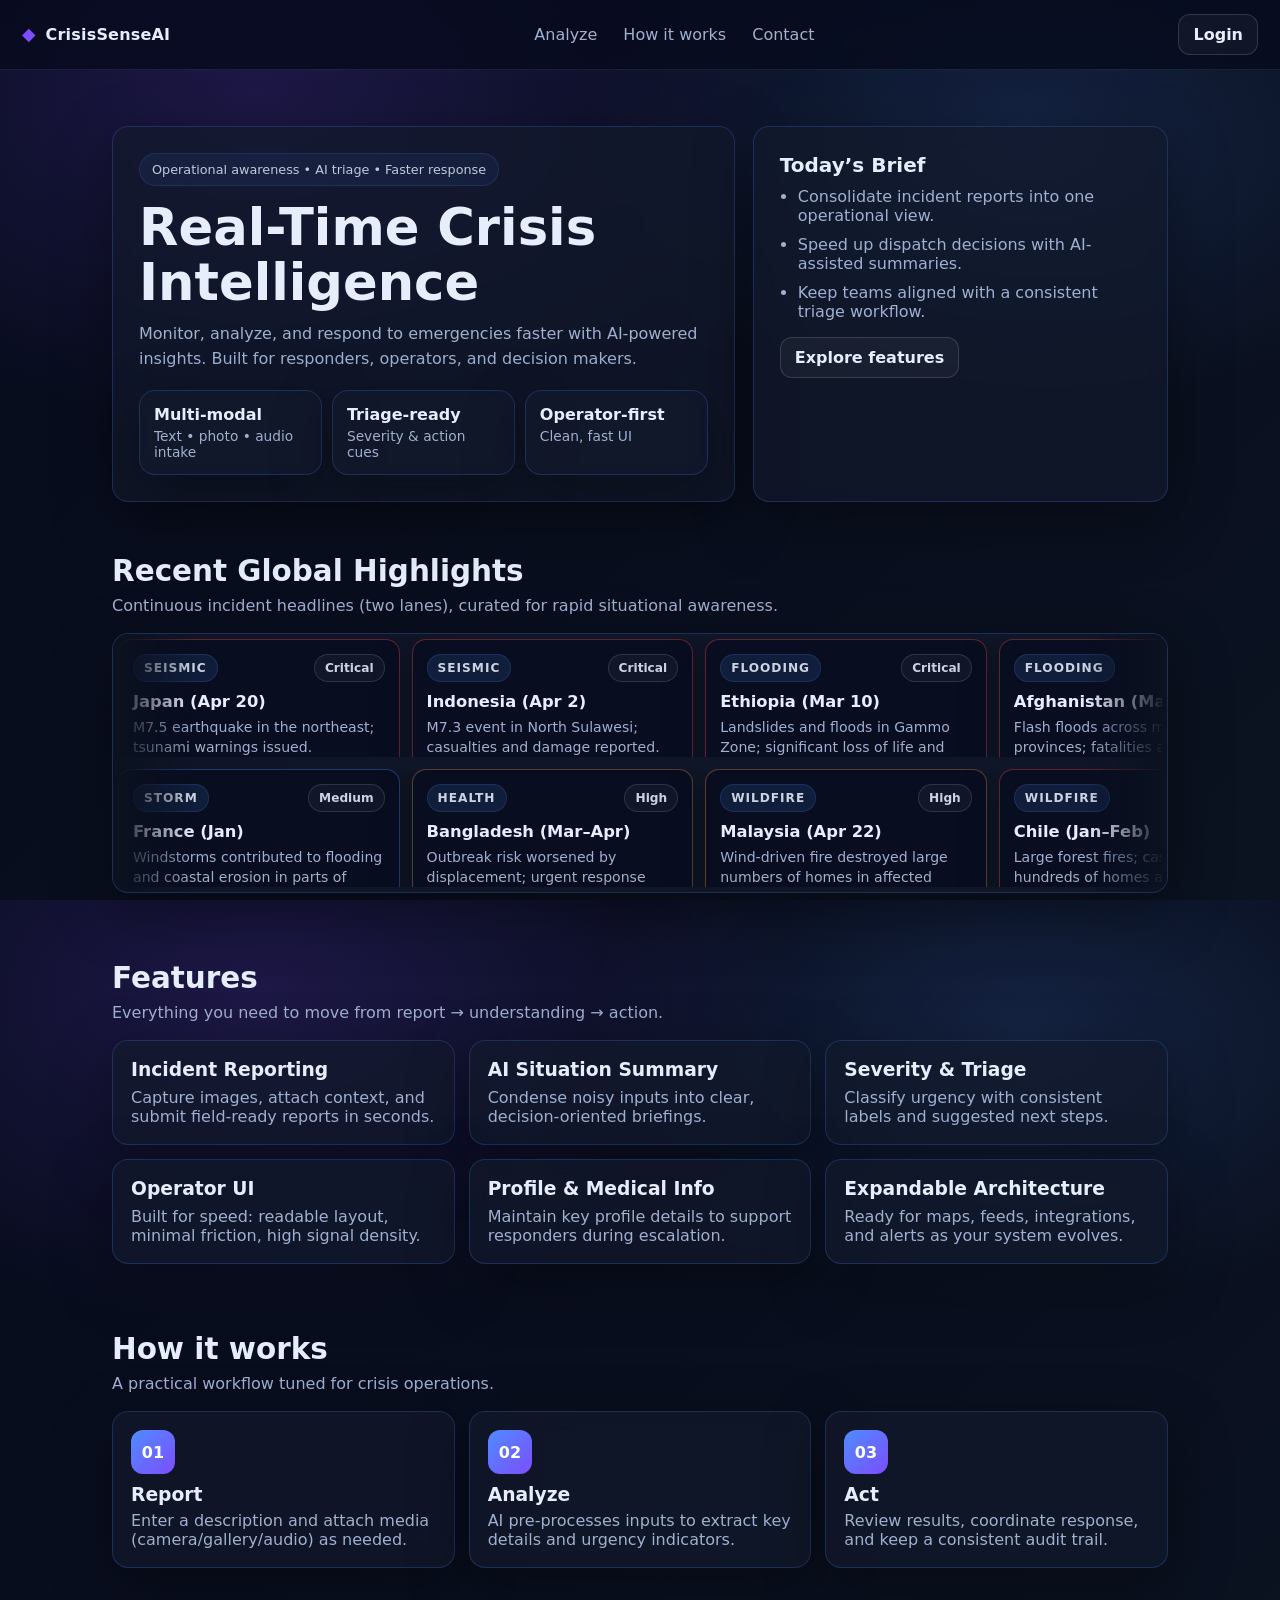
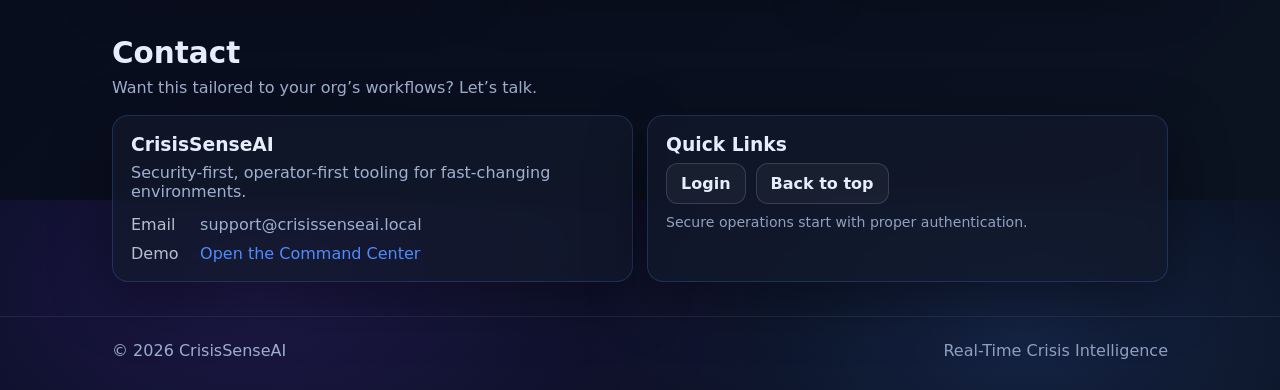
<file: FRONTEND/index.html>
<!DOCTYPE html>
<html lang="en">

<head>
  <meta charset="UTF-8" />
  <meta name="viewport" content="width=device-width, initial-scale=1.0" />
  <title>CrisisSenseAI | Homepage</title>
  <link rel="stylesheet" href="index.css" />
</head>

<body id="top">
  <header class="site-header">
    <div class="brand">
      <span class="brand-mark">◆</span>
      <strong class="brand-name">CrisisSenseAI</strong>
    </div>

    <nav class="site-nav">
      <a href="auth.html?mode=guest">Analyze</a>
      <a href="#how">How it works</a>
      <a href="#contact">Contact</a>
    </nav>

    <div class="site-actions">
      <a class="btn btn-ghost" href="dashboard.html">Login</a>
    </div>
  </header>

  <main>
    <section class="hero">
      <div class="container">
        <div class="hero-grid">
          <div class="hero-copy glass">
            <p class="pill">Operational awareness • AI triage • Faster response</p>
            <h1>Real-Time Crisis Intelligence</h1>
            <p class="lead">
              Monitor, analyze, and respond to emergencies faster with AI-powered insights.
              Built for responders, operators, and decision makers.
            </p>

            <div class="metrics">
              <div class="metric glass">
                <div class="k">Multi-modal</div>
                <div class="t">Text • photo • audio intake</div>
              </div>
              <div class="metric glass">
                <div class="k">Triage-ready</div>
                <div class="t">Severity & action cues</div>
              </div>
              <div class="metric glass">
                <div class="k">Operator-first</div>
                <div class="t">Clean, fast UI</div>
              </div>
            </div>
          </div>

          <aside class="hero-panel glass">
            <h2 class="panel-title">Today’s Brief</h2>
            <ul class="panel-list">
              <li>Consolidate incident reports into one operational view.</li>
              <li>Speed up dispatch decisions with AI-assisted summaries.</li>
              <li>Keep teams aligned with a consistent triage workflow.</li>
            </ul>
            <div class="panel-actions">
              <a class="btn btn-ghost" href="#features">Explore features</a>
            </div>
          </aside>
        </div>
      </div>
    </section>

    <section class="section">
      <div class="container">
        <div class="section-head">
          <h2>Recent Global Highlights</h2>
          <p class="section-sub">Continuous incident headlines (two lanes), curated for rapid situational awareness.</p>
        </div>

        <div class="marquee glass" aria-label="Recent global incident headlines">
          <div class="lanes">
            <div class="lane lane-rtl">
              <div class="track animate dir-rtl" id="cap-track-rtl"></div>
            </div>
            <div class="lane lane-ltr">
              <div class="track animate dir-ltr" id="cap-track-ltr"></div>
            </div>
          </div>
        </div>
      </div>
    </section>

    <section class="section" id="features">
      <div class="container">
        <div class="section-head">
          <h2>Features</h2>
          <p class="section-sub">Everything you need to move from report → understanding → action.</p>
        </div>

        <div class="features-grid">
          <article class="feature-card glass">
            <h3 class="feature-title">Incident Reporting</h3>
            <p class="feature-text">Capture images, attach context, and submit field-ready reports in seconds.</p>
          </article>
          <article class="feature-card glass">
            <h3 class="feature-title">AI Situation Summary</h3>
            <p class="feature-text">Condense noisy inputs into clear, decision-oriented briefings.</p>
          </article>
          <article class="feature-card glass">
            <h3 class="feature-title">Severity & Triage</h3>
            <p class="feature-text">Classify urgency with consistent labels and suggested next steps.</p>
          </article>
          <article class="feature-card glass">
            <h3 class="feature-title">Operator UI</h3>
            <p class="feature-text">Built for speed: readable layout, minimal friction, high signal density.</p>
          </article>
          <article class="feature-card glass">
            <h3 class="feature-title">Profile & Medical Info</h3>
            <p class="feature-text">Maintain key profile details to support responders during escalation.</p>
          </article>
          <article class="feature-card glass">
            <h3 class="feature-title">Expandable Architecture</h3>
            <p class="feature-text">Ready for maps, feeds, integrations, and alerts as your system evolves.</p>
          </article>
        </div>
      </div>
    </section>

    <section class="section" id="how">
      <div class="container">
        <div class="section-head">
          <h2>How it works</h2>
          <p class="section-sub">A practical workflow tuned for crisis operations.</p>
        </div>

        <div class="steps">
          <div class="step glass">
            <div class="step-num">01</div>
            <h3 class="step-title">Report</h3>
            <p class="step-text">Enter a description and attach media (camera/gallery/audio) as needed.</p>
          </div>
          <div class="step glass">
            <div class="step-num">02</div>
            <h3 class="step-title">Analyze</h3>
            <p class="step-text">AI pre-processes inputs to extract key details and urgency indicators.</p>
          </div>
          <div class="step glass">
            <div class="step-num">03</div>
            <h3 class="step-title">Act</h3>
            <p class="step-text">Review results, coordinate response, and keep a consistent audit trail.</p>
          </div>
        </div>
      </div>
    </section>

    <section class="section" id="contact">
      <div class="container">
        <div class="section-head">
          <h2>Contact</h2>
          <p class="section-sub">Want this tailored to your org’s workflows? Let’s talk.</p>
        </div>

        <div class="contact-grid">
          <div class="contact-card glass">
            <h3 class="contact-title">CrisisSenseAI</h3>
            <p class="contact-text">Security-first, operator-first tooling for fast-changing environments.</p>
            <div class="contact-meta">
              <div><span class="label">Email</span> <span class="value">support@crisissenseai.local</span></div>
              <div><span class="label">Demo</span> <span class="value"><a href="dashboard.html">Open the Command
                    Center</a></span></div>
            </div>
          </div>

          <div class="contact-card glass">
            <h3 class="contact-title">Quick Links</h3>
            <div class="quick-links">
              <a class="btn btn-ghost" href="dashboard.html">Login</a>
              <a class="btn btn-ghost" href="#top"
                onclick="window.scrollTo({top: 0, behavior: 'smooth'}); return false;">Back to top</a>
            </div>
            <p class="contact-footnote">Secure operations start with proper authentication.</p>
          </div>
        </div>
      </div>
    </section>
  </main>

  <footer class="site-footer">
    <div class="container footer-inner">
      <span>© 2026 CrisisSenseAI</span>
      <span class="footer-muted">Real-Time Crisis Intelligence</span>
    </div>
  </footer>

  <script>
    const incidents = [
      { location: 'Japan (Apr 20)', category: 'Seismic', severity: 5, text: 'M7.5 earthquake in the northeast; tsunami warnings issued.' },
      { location: 'Indonesia (Apr 2)', category: 'Seismic', severity: 5, text: 'M7.3 event in North Sulawesi; casualties and damage reported.' },
      { location: 'Ethiopia (Mar 10)', category: 'Flooding', severity: 5, text: 'Landslides and floods in Gammo Zone; significant loss of life and homes.' },
      { location: 'Afghanistan (Mar–Apr)', category: 'Flooding', severity: 5, text: 'Flash floods across multiple provinces; fatalities and widespread impact.' },
      { location: 'Solomon Islands (Apr 6)', category: 'Storm', severity: 5, text: 'Tropical Cyclone conditions; high winds and coastal risk.' },
      { location: 'USA (Mar 17–26)', category: 'Storm', severity: 5, text: 'Tornado outbreak across the South; neighborhood destruction reported.' },
      { location: 'Chile (Jan–Feb)', category: 'Wildfire', severity: 5, text: 'Large forest fires; casualties and hundreds of homes affected.' },
      { location: 'Malaysia (Apr 22)', category: 'Wildfire', severity: 4, text: 'Wind-driven fire destroyed large numbers of homes in affected areas.' },
      { location: 'Bangladesh (Mar–Apr)', category: 'Health', severity: 4, text: 'Outbreak risk worsened by displacement; urgent response needed.' },
      { location: 'France (Jan)', category: 'Storm', severity: 3, text: 'Windstorms contributed to flooding and coastal erosion in parts of Europe.' }
    ];

    function severityLabel(severity) {
      if (severity >= 5) return 'Critical';
      if (severity === 4) return 'High';
      if (severity === 3) return 'Medium';
      return 'Low';
    }

    function severityClass(severity) {
      if (severity >= 5) return 'critical';
      if (severity === 4) return 'high';
      if (severity === 3) return 'medium';
      return 'low';
    }

    function slideMarkup(item) {
      const sevLabel = severityLabel(item.severity);
      const sevClass = severityClass(item.severity);

      return `\n        <article class="slide severity-${sevClass}">\n          <div class="slide-top">\n            <div class="badge">${item.category}</div>\n            <div class="sev">${sevLabel}</div>\n          </div>\n          <h3>${item.location}</h3>\n          <p>${item.text}</p>\n        </article>\n      `;
    }

    function renderMarquee(trackId, items) {
      const el = document.getElementById(trackId);
      if (!el) return;
      const once = items.map(slideMarkup).join('');
      el.innerHTML = once + once;
    }

    (function initMarquee() {
      const reduceMotion = window.matchMedia && window.matchMedia('(prefers-reduced-motion: reduce)').matches;
      if (reduceMotion) {
        document.querySelectorAll('.track.animate').forEach(t => t.classList.remove('animate'));
      }

      renderMarquee('cap-track-rtl', incidents);
      renderMarquee('cap-track-ltr', [...incidents].reverse());
    })();
  </script>
</body>

</html>
</file>
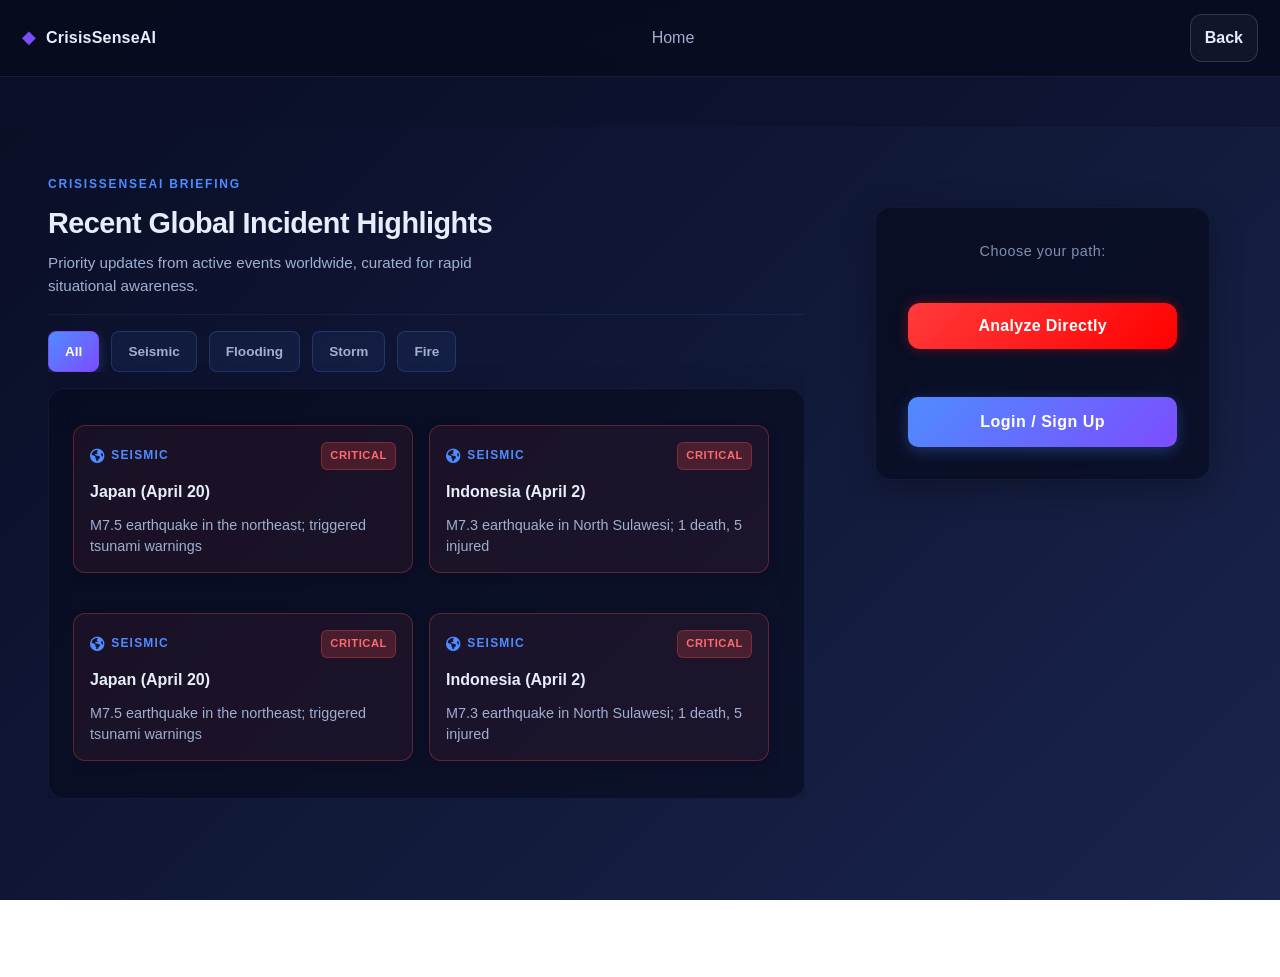
<file: FRONTEND/dashboard.html>
<!DOCTYPE html>
<html lang="en">

<head>
   <meta charset="UTF-8" />
   <meta name="viewport" content="width=device-width, initial-scale=1.0" />
   <title>CrisisSenseAI | Authentication</title>
   <link rel="stylesheet" href="https://cdnjs.cloudflare.com/ajax/libs/font-awesome/6.4.0/css/all.min.css" />
   <link rel="stylesheet" href="index.css" />
   <link rel="stylesheet" href="dashboard.css" />
   <script src="api.js"></script>
</head>

<body>

   <div class="incident-carousel">
      <div class="carousel-track" id="carousel-track"></div>
   </div>

   <header class="site-header">
      <div class="brand">
         <span class="brand-mark">◆</span>
         <strong class="brand-name">CrisisSenseAI</strong>
      </div>
      <nav class="site-nav">
         <a href="index.html">Home</a>
      </nav>
      <div class="site-actions">
         <a class="btn btn-ghost" href="index.html">Back</a>
      </div>
   </header>

   <main class="auth-container">
      <section class="news-panel">
         <div class="news-header">
            <p class="news-kicker">CrisisSenseAI Briefing</p>
            <h2>Recent Global Incident Highlights</h2>
            <p class="news-intro">Priority updates from active events worldwide, curated for rapid situational
               awareness.</p>
         </div>
         <div class="filter-tabs">
            <button class="filter-btn active" data-filter="all">All</button>
            <button class="filter-btn" data-filter="Seismic">Seismic</button>
            <button class="filter-btn" data-filter="Flooding">Flooding</button>
            <button class="filter-btn" data-filter="Storm">Storm</button>
            <button class="filter-btn" data-filter="Wildfire">Fire</button>
         </div>
         <div class="news-carousel" aria-label="CrisisSenseAI headline ticker">
            <div class="news-lane lane-rtl">
               <div class="news-track animate dir-rtl" id="news-track-rtl"></div>
            </div>
            <div class="news-lane lane-ltr">
               <div class="news-track animate dir-ltr" id="news-track-ltr"></div>
            </div>
         </div>
      </section>

      <section class="container">
         <input type="checkbox" id="signup_toggle" />
         <div class="form">
            <form class="form_front" id="loginFormAuth">
               <p class="form-section-heading">Choose your path:</p>
               <div class="analyze-wrapper">
                  <button type="button" class="analyze-btn" id="analyzeDirectBtn"
                     onclick="window.location.href='auth.html'">Analyze Directly</button>
               </div>
               <button type="button" class="btn" id="loginSignupRedirectBtn">Login / Sign Up</button>
            </form>

            <form class="form_back" id="signupFormAuth">
               <div class="form_details">Sign Up</div>
               <input type="text" id="signupNameAuth" class="input" placeholder="Full Name" required />
               <input type="email" id="signupEmailAuth" class="input" placeholder="Email Address" required />
               <input type="password" id="signupPasswordAuth" class="input" placeholder="Password" required />
               <input type="password" id="signupConfirmPasswordAuth" class="input" placeholder="Confirm Password"
                  required />
               <button type="submit" class="btn">Create Account</button>
               <span class="switch">Already have an account?
                  <label for="signup_toggle" class="signup_tog">Login</label>
               </span>
            </form>
         </div>
      </section>
   </main>

   <script>
      const incidents = [
         { location: "Japan (April 20)", description: "M7.5 earthquake in the northeast; triggered tsunami warnings", dangerous: true, category: "Seismic", severity: 5 },
         { location: "Indonesia (April 2)", description: "M7.3 earthquake in North Sulawesi; 1 death, 5 injured", dangerous: true, category: "Seismic", severity: 5 },
         { location: "Ethiopia (March 10)", description: "Landslides and floods in Gammo Zone; 96 lives lost, 780 households destroyed", dangerous: true, category: "Flooding", severity: 5 },
         { location: "Afghanistan (March 25–April)", description: "Flash floods across 13 provinces; 28 deaths, thousands of livestock lost", dangerous: true, category: "Flooding", severity: 5 },
         { location: "Solomon Islands (April 6)", description: "Tropical Cyclone Maila; Category 3, winds up to 185 km/h", dangerous: true, category: "Storm", severity: 5 },
         { location: "USA (March 17–26)", description: "Tornado outbreak across the South; multiple fatalities and neighborhood destruction", dangerous: true, category: "Storm", severity: 5 },
         { location: "Chile (January–February)", description: "Massive forest fires; 22 deaths, hundreds of homes burned in Valparaíso", dangerous: true, category: "Wildfire", severity: 5 },
         { location: "Malaysia (April 22)", description: "Fire intensified by heat and wind; destroyed over 1,000 homes", dangerous: true, category: "Wildfire", severity: 4 },
         { location: "Turkey (April)", description: "Tremors in Siirt region exacerbated building damage during flooding", dangerous: true, category: "Flooding", severity: 4 },
         { location: "Bangladesh (March–April)", description: "Measles outbreak worsened by displacement from flood-prone areas; 118 deaths", dangerous: true, category: "Health", severity: 4 },
         { location: "Egypt (April 26)", description: "M4.3 earthquake centered near Suez; tremors felt in Cairo", dangerous: false, category: "Seismic", severity: 2 },
         { location: "France (January)", description: "European windstorms; caused widespread flooding and coastal erosion", dangerous: false, category: "Storm", severity: 2 }
      ];

      const categoryIcons = {
         "Seismic": "fa-earth-americas",
         "Structural": "fa-building",
         "Flooding": "fa-water",
         "Storm": "fa-cloud-bolt",
         "Wildfire": "fa-fire",
         "Avalanche": "fa-mountain",
         "Drought": "fa-droplet",
         "Heat": "fa-sun",
         "Health": "fa-hospital",
         "Environmental": "fa-leaf",
         "Economic": "fa-chart-line"
      };

      function getSeverityLabel(severity) {
         if (severity >= 5) return "Critical";
         if (severity === 4) return "High";
         if (severity === 3) return "Medium";
         if (severity === 2) return "Low";
         return "Info";
      }

      function renderNews(filter = 'all') {
         const trackRtl = document.getElementById('news-track-rtl');
         const trackLtr = document.getElementById('news-track-ltr');
         if (!trackRtl || !trackLtr) return;

         trackRtl.innerHTML = '';
         trackLtr.innerHTML = '';

         let selectedIncidents = filter === 'all' ? incidents : incidents.filter(i => i.category === filter);

         function buildItem(incident) {
            const item = document.createElement('article');
            const severityClass = incident.severity >= 4 ? 'critical' : incident.severity === 3 ? 'medium' : 'low';
            const icon = categoryIcons[incident.category] || 'fa-circle-exclamation';

            item.className = `news-item ${incident.dangerous ? 'high' : ''} severity-${severityClass}`;
            item.innerHTML = `
               <div class="news-item-header">
                  <div class="news-category">
                     <i class="fas ${icon}"></i>
                     <span>${incident.category}</span>
                  </div>
                  <span class="severity-badge severity-${severityClass}">${getSeverityLabel(incident.severity)}</span>
               </div>
               <h3>${incident.location}</h3>
               <p>${incident.description}</p>
            `;
            return item;
         }

         selectedIncidents.forEach(inc => {
            trackRtl.appendChild(buildItem(inc));
            trackLtr.appendChild(buildItem(inc));
         });
      }

      function setupFilterTabs() {
         const filterBtns = document.querySelectorAll('.filter-btn');
         filterBtns.forEach(btn => {
            btn.addEventListener('click', function () {
               filterBtns.forEach(b => b.classList.remove('active'));
               this.classList.add('active');
               renderNews(this.getAttribute('data-filter'));
            });
         });
      }

      window.addEventListener('DOMContentLoaded', () => {
         renderNews();
         setupFilterTabs();

         // Signup form handling - Redirect to auth.html
         const signupForm = document.getElementById('signupFormAuth');
         if (signupForm) {
            signupForm.addEventListener('submit', async (e) => {
               e.preventDefault();
               const name = document.getElementById('signupNameAuth').value;
               const email = document.getElementById('signupEmailAuth').value;
               const password = document.getElementById('signupPasswordAuth').value;
               const confirm = document.getElementById('signupConfirmPasswordAuth').value;

               if (password !== confirm) return alert("Passwords do not match!");

               try {
                  await CrisisAI.Auth.signup({ name, email, password, phone: "N/A" });
                  await CrisisAI.Auth.login(email, password);
                  window.location.href = 'auth.html';
               } catch (error) {
                  alert(`Signup Failed: ${error.message}`);
               }
            });
         }

         // Redirect Button Handlers - Point to auth.html
         const loginSignupRedirectBtn = document.getElementById("loginSignupRedirectBtn");
         if (loginSignupRedirectBtn) {
            loginSignupRedirectBtn.addEventListener("click", () => { window.location.href = "auth.html"; });
         }
      });
   </script>
</body>

</html>
</file>
<file: FRONTEND/index.css>
:root {
  --bg0: #070b1d;
  --bg1: #0b1220;
  --card: rgba(18, 26, 43, 0.72);
  --text: #e6eefc;
  --muted: #9fb0d0;
  --accent: #4f8cff;
  --accent2: #7c4dff;
  --border: rgba(79, 140, 255, 0.22);
  --shadow: 0 18px 60px rgba(0, 0, 0, 0.35);
  --radius: 16px;
}

* {
  box-sizing: border-box;
}

html,
body {
  height: 100%;
}

body {
  margin: 0;
  font-family: Inter, ui-sans-serif, system-ui, -apple-system, "Segoe UI", Roboto, Arial, sans-serif;
  color: var(--text);
  background:
    radial-gradient(900px 550px at 20% 10%, rgba(124, 77, 255, 0.18), transparent 60%),
    radial-gradient(800px 500px at 80% 15%, rgba(79, 140, 255, 0.16), transparent 55%),
    linear-gradient(135deg, var(--bg0), var(--bg1));
}

a {
  color: inherit;
}

.container {
  max-width: 1100px;
  margin: 0 auto;
  padding: 0 22px;
}

.glass {
  background: var(--card);
  border: 1px solid var(--border);
  border-radius: var(--radius);
  box-shadow: var(--shadow);
  backdrop-filter: blur(10px);
  -webkit-backdrop-filter: blur(10px);
}

.site-header {
  position: sticky;
  top: 0;
  z-index: 100;
  display: flex;
  align-items: center;
  justify-content: space-between;
  gap: 16px;
  padding: 14px 22px;
  border-bottom: 1px solid rgba(159, 176, 208, 0.12);
  background: rgba(7, 11, 29, 0.78);
  backdrop-filter: blur(12px);
  -webkit-backdrop-filter: blur(12px);
}

.brand {
  display: flex;
  align-items: center;
  gap: 10px;
}

.brand-mark {
  color: var(--accent2);
  font-size: 1.1rem;
  line-height: 1;
}

.brand-name {
  font-weight: 900;
  letter-spacing: 0.2px;
}

.site-nav {
  display: flex;
  gap: 6px;
  flex-wrap: wrap;
  justify-content: center;
}

.site-nav a {
  text-decoration: none;
  color: var(--muted);
  padding: 8px 10px;
  border-radius: 10px;
  transition: background 0.2s ease, color 0.2s ease;
}

.site-nav a:hover {
  background: rgba(79, 140, 255, 0.12);
  color: var(--text);
}

.site-actions {
  display: flex;
  gap: 10px;
  flex-wrap: wrap;
  justify-content: flex-end;
}

.btn {
  display: inline-flex;
  align-items: center;
  justify-content: center;
  gap: 8px;
  padding: 10px 14px;
  border-radius: 12px;
  text-decoration: none;
  font-weight: 800;
  border: 1px solid transparent;
  cursor: pointer;
  transition: transform 0.15s ease, filter 0.15s ease, background 0.2s ease, border-color 0.2s ease;
}

.btn:active {
  transform: translateY(1px);
}

.btn-primary {
  color: #fff;
  background: linear-gradient(135deg, var(--accent), var(--accent2));
  box-shadow: 0 14px 35px rgba(79, 140, 255, 0.22);
}

.btn-primary:hover {
  filter: brightness(1.05);
}

.btn-ghost {
  color: var(--text);
  background: rgba(255, 255, 255, 0.04);
  border-color: rgba(255, 255, 255, 0.14);
}

.btn-ghost:hover {
  background: rgba(255, 255, 255, 0.07);
}

.hero {
  padding: 56px 0 18px;
}

.hero-grid {
  display: grid;
  grid-template-columns: 1.2fr 0.8fr;
  gap: 18px;
  align-items: stretch;
}

.hero-copy {
  padding: 26px;
}

.pill {
  display: inline-flex;
  align-items: center;
  padding: 8px 12px;
  border-radius: 999px;
  font-size: 0.8rem;
  color: rgba(230, 238, 252, 0.82);
  background: rgba(79, 140, 255, 0.08);
  border: 1px solid rgba(79, 140, 255, 0.16);
  margin: 0 0 14px;
}

.hero-copy h1 {
  margin: 0 0 10px;
  font-size: clamp(2.1rem, 4vw, 3.2rem);
  line-height: 1.08;
}

.lead {
  margin: 0;
  color: var(--muted);
  max-width: 62ch;
  line-height: 1.6;
}

.hero-cta {
  display: flex;
  gap: 10px;
  flex-wrap: wrap;
  margin-top: 16px;
}

.metrics {
  display: grid;
  grid-template-columns: repeat(3, 1fr);
  gap: 10px;
  margin-top: 18px;
}

.metric {
  padding: 14px;
}

.metric .k {
  font-weight: 900;
}

.metric .t {
  margin-top: 4px;
  color: var(--muted);
  font-size: 0.86rem;
}

.hero-panel {
  padding: 26px;
}

.panel-title {
  margin: 0 0 10px;
  font-size: 1.25rem;
}

.panel-list {
  margin: 0;
  padding-left: 18px;
  color: var(--muted);
}

.panel-list li {
  margin: 10px 0;
}

.panel-actions {
  margin-top: 16px;
}

.section {
  padding: 34px 0;
}

.section-head h2 {
  margin: 0 0 8px;
  font-size: clamp(1.35rem, 2.3vw, 2rem);
}

.section-sub {
  margin: 0 0 18px;
  color: var(--muted);
  max-width: 75ch;
}

.marquee {
  position: relative;
  padding: 5px;
  overflow: hidden;
}

.marquee::before,
.marquee::after {
  content: "";
  position: absolute;
  top: 0;
  bottom: 0;
  width: 80px;
  pointer-events: none;
  z-index: 2;
}

.marquee::before {
  left: 0;
  background: linear-gradient(90deg, rgba(11, 18, 32, 1), rgba(11, 18, 32, 0));
}

.marquee::after {
  right: 0;
  background: linear-gradient(270deg, rgba(11, 18, 32, 1), rgba(11, 18, 32, 0));
}

.lanes {
  display: grid;
  gap: 12px;
}

.lane {
  height: 118px;
  overflow: hidden;
}

.track {
  display: flex;
  gap: 12px;
  width: max-content;
  will-change: transform;
}

.track.animate.dir-rtl {
  animation: marqueeLeft 55s linear infinite;
}

.track.animate.dir-ltr {
  animation: marqueeRight 55s linear infinite;
}

@keyframes marqueeLeft {
  0% {
    transform: translateX(0);
  }
  100% {
    transform: translateX(-50%);
  }
}

@keyframes marqueeRight {
  0% {
    transform: translateX(-50%);
  }
  100% {
    transform: translateX(0);
  }
}

.slide {
  flex: 0 0 auto;
  width: clamp(230px, 22vw, 320px);
  height: 100%;
  padding: 14px 14px 12px;
  border-radius: 14px;
  border: 1px solid rgba(159, 176, 208, 0.14);
  background: rgba(7, 11, 29, 0.62);
  box-shadow: 0 12px 40px rgba(0, 0, 0, 0.28);
}

.slide h3 {
  margin: 10px 0 6px;
  font-size: 1.02rem;
}

.slide p {
  margin: 0;
  color: var(--muted);
  font-size: 0.88rem;
  line-height: 1.45;
}

.badge {
  display: inline-flex;
  padding: 6px 10px;
  border-radius: 999px;
  font-size: 0.76rem;
  font-weight: 900;
  letter-spacing: 0.08em;
  text-transform: uppercase;
  color: rgba(230, 238, 252, 0.88);
  background: rgba(79, 140, 255, 0.12);
  border: 1px solid rgba(79, 140, 255, 0.18);
}

.slide-top {
  display: flex;
  align-items: center;
  justify-content: space-between;
  gap: 10px;
}

.sev {
  display: inline-flex;
  align-items: center;
  padding: 6px 10px;
  border-radius: 999px;
  font-size: 0.76rem;
  font-weight: 900;
  color: rgba(230, 238, 252, 0.88);
  background: rgba(255, 255, 255, 0.04);
  border: 1px solid rgba(255, 255, 255, 0.12);
}

.slide.severity-critical {
  border-color: rgba(255, 77, 77, 0.35);
}

.slide.severity-high {
  border-color: rgba(255, 163, 77, 0.32);
}

.slide.severity-medium {
  border-color: rgba(79, 140, 255, 0.35);
}

.slide.severity-low {
  border-color: rgba(46, 204, 113, 0.28);
}

@media (prefers-reduced-motion: reduce) {
  .track.animate.dir-rtl,
  .track.animate.dir-ltr {
    animation: none;
    transform: translateX(0);
  }
}

.features-grid {
  display: grid;
  grid-template-columns: repeat(3, 1fr);
  gap: 14px;
}

.feature-card {
  padding: 18px;
}

.feature-title {
  margin: 0 0 8px;
}

.feature-text {
  margin: 0;
  color: var(--muted);
}

.steps {
  display: grid;
  grid-template-columns: repeat(3, 1fr);
  gap: 14px;
}

.step {
  padding: 18px;
}

.step-num {
  width: 44px;
  height: 44px;
  display: grid;
  place-items: center;
  border-radius: 12px;
  font-weight: 900;
  color: #fff;
  background: linear-gradient(135deg, var(--accent), var(--accent2));
  margin-bottom: 10px;
}

.step-title {
  margin: 0 0 6px;
}

.step-text {
  margin: 0;
  color: var(--muted);
}

.contact-grid {
  display: grid;
  grid-template-columns: 1fr 1fr;
  gap: 14px;
}

.contact-card {
  padding: 18px;
}

.contact-title {
  margin: 0 0 8px;
}

.contact-text {
  margin: 0 0 14px;
  color: var(--muted);
}

.contact-meta {
  display: grid;
  gap: 10px;
  color: var(--muted);
}

.label {
  display: inline-block;
  width: 64px;
  color: rgba(230, 238, 252, 0.78);
}

.value a {
  color: var(--accent);
  text-decoration: none;
}

.value a:hover {
  text-decoration: underline;
}

.quick-links {
  display: flex;
  gap: 10px;
  flex-wrap: wrap;
  margin-bottom: 10px;
}

.contact-footnote {
  margin: 0;
  color: rgba(159, 176, 208, 0.9);
  font-size: 0.88rem;
}

.site-footer {
  border-top: 1px solid rgba(159, 176, 208, 0.12);
  padding: 24px 0 30px;
  color: var(--muted);
}

.footer-inner {
  display: flex;
  justify-content: space-between;
  gap: 12px;
  flex-wrap: wrap;
}

.footer-muted {
  color: rgba(159, 176, 208, 0.9);
}

@media (max-width: 980px) {
  .hero-grid {
    grid-template-columns: 1fr;
  }

  .metrics {
    grid-template-columns: 1fr;
  }

  .features-grid,
  .steps,
  .contact-grid {
    grid-template-columns: 1fr;
  }

  .site-nav {
    display: none;
  }
}

/* Dashboard Navigation Buttons */
.site-nav-btn {
   background: transparent;
   border: 0;
   color: var(--muted);
   padding: 8px 10px;
   border-radius: 10px;
   cursor: pointer;
   transition: background 0.2s ease, color 0.2s ease;
   font-weight: 500;
   font-size: inherit;
}

.site-nav-btn:hover,
.site-nav-btn.active {
   background: rgba(79, 140, 255, 0.12);
   color: var(--text);
}

.profile-btn {
   width: 40px;
   height: 40px;
   border-radius: 50%;
   background: linear-gradient(135deg, var(--accent), var(--accent2));
   border: 1px solid var(--border);
   color: #fff;
   font-weight: 700;
   cursor: pointer;
   box-shadow: 0 4px 12px rgba(79, 140, 255, 0.3);
   transition: all 0.2s ease;
}

.profile-btn:hover {
   transform: scale(1.05);
}

.profile-btn {
   margin-left: auto;
}
</file>
<file: FRONTEND/dashboard.css>
/* ============================================================================
   CRISIS AI - REFACTORED LAYOUT SYSTEM
   Modern, Responsive, Overflow-Free Dashboard
   ============================================================================ */

/* SPACING SCALE */
:root {
  --spacing-xs: 8px;
  --spacing-sm: 12px;
  --spacing-md: 16px;
  --spacing-lg: 24px;
  --spacing-xl: 32px;
  --spacing-2xl: 48px;
  --spacing-3xl: 64px;

  /* COLORS - Dark Theme */
  --bg-primary: #0a0e27;
  --bg-secondary: #121a3a;
  --bg-tertiary: #1b264f;
  --bg-light: #2a3a6b;
  --text-primary: #e6eefc;
  --text-secondary: #9fb0d0;
  --text-muted: rgba(159, 176, 208, 0.6);
  --accent-blue: #4f8cff;
  --accent-purple: #7c4dff;
  --accent-red: #ff4d4d;
  --border-color: rgba(79, 140, 255, 0.22);
  --border-light: rgba(79, 140, 255, 0.1);

  /* TRANSITIONS */
  --transition-fast: 0.2s ease;
  --transition-normal: 0.3s ease;
  --transition-slow: 0.5s ease;

  /* BREAKPOINTS */
  --breakpoint-mobile: 480px;
  --breakpoint-tablet: 768px;
  --breakpoint-desktop: 1024px;
  --breakpoint-wide: 1440px;
}

/* ============================================================================
   GLOBAL STYLES
   ============================================================================ */

* {
  margin: 0;
  padding: 0;
  box-sizing: border-box;
}

html,
body {
  width: 100%;
  max-width: 100%;
  height: 100%;
  font-family:
    "Inter",
    -apple-system,
    BlinkMacSystemFont,
    "Segoe UI",
    Roboto,
    sans-serif;
  background: linear-gradient(135deg, var(--bg-primary), var(--bg-secondary));
  color: var(--text-primary);
  line-height: 1.6;
  overflow-x: hidden;
}

body {
  padding-top: 0;
}

/* ============================================================================
   CONTAINER & LAYOUT
   ============================================================================ */

.auth-container {
  position: relative;
  z-index: 10;
  display: grid;
  grid-template-columns: 1fr;
  gap: var(--spacing-lg);
  margin-top: 50px;
  min-height: calc(100vh - 50px);
  padding: var(--spacing-lg);
  background: linear-gradient(
    135deg,
    rgba(10, 14, 39, 0.95) 0%,
    rgba(18, 26, 58, 0.95) 50%,
    rgba(27, 38, 79, 0.95) 100%
  );
  overflow-x: hidden;
  overflow-y: auto;
}

/* Responsive: Tablet and up → 2-column layout */
@media (min-width: 768px) {
  .auth-container {
    display: grid;
    grid-template-columns: 2fr 1fr;
    gap: var(--spacing-xl);
    padding: var(--spacing-xl);
    align-items: start;
  }
}

/* ============================================================================
   NEWS PANEL (LEFT SIDE)
   ============================================================================ */

.news-panel {
  position: relative;
  z-index: 1;
  width: 100%;
  display: flex;
  flex-direction: column;
  gap: var(--spacing-md);
  overflow-x: hidden;
  overflow-y: auto;
  max-height: 100%;
}

/* ============================================================================
   NEWS HEADER
   ============================================================================ */

.news-header {
  display: flex;
  flex-direction: column;
  gap: var(--spacing-sm);
  padding-bottom: var(--spacing-md);
  border-bottom: 1px solid var(--border-light);
  flex-shrink: 0;
}

.news-kicker {
  color: var(--accent-blue);
  font-size: 0.75rem;
  letter-spacing: 0.15em;
  text-transform: uppercase;
  font-weight: 700;
  margin: 0;
}

.news-panel h2 {
  color: var(--text-primary);
  font-size: clamp(1.35rem, 4vw, 1.8rem);
  font-weight: 800;
  margin: 0;
  line-height: 1.2;
  letter-spacing: -0.5px;
}

.news-intro {
  color: var(--text-secondary);
  font-size: 0.95rem;
  line-height: 1.5;
  margin: 0;
  max-width: 55ch;
}

/* ============================================================================
   FILTER TABS
   ============================================================================ */

.filter-tabs {
  display: flex;
  gap: var(--spacing-sm);
  flex-wrap: wrap;
  padding: 0;
  margin: 0;
  list-style: none;
  flex-shrink: 0;
  overflow-x: auto;
  scroll-behavior: smooth;
  -webkit-overflow-scrolling: touch;
}

.filter-btn {
  display: inline-flex;
  align-items: center;
  justify-content: center;
  padding: var(--spacing-sm) var(--spacing-md);
  font-size: 0.85rem;
  font-weight: 600;
  border: 1px solid var(--border-color);
  background: rgba(79, 140, 255, 0.08);
  color: var(--text-secondary);
  border-radius: 8px;
  cursor: pointer;
  transition: all var(--transition-normal);
  white-space: nowrap;
  flex-shrink: 0;
  min-width: max-content;
}

.filter-btn:hover {
  background: rgba(79, 140, 255, 0.15);
  border-color: var(--accent-blue);
  color: var(--text-primary);
}

.filter-btn.active {
  background: linear-gradient(135deg, var(--accent-blue), var(--accent-purple));
  border-color: var(--accent-purple);
  color: white;
  box-shadow: 0 4px 12px rgba(79, 140, 255, 0.3);
}

/* ============================================================================
   NEWS CAROUSEL - SCROLL SNAP
   ============================================================================ */

.news-carousel {
  position: relative;
  display: flex;
  flex-direction: column;
  gap: var(--spacing-md);
  flex: 1 1 auto;
  min-height: 0;
  overflow: hidden;
  padding: var(--spacing-lg);
  background: rgba(7, 11, 29, 0.6);
  border: 1px solid var(--border-light);
  border-radius: 16px;
  backdrop-filter: blur(12px);
  -webkit-backdrop-filter: blur(12px);
  box-shadow: 0 8px 32px rgba(0, 0, 0, 0.2);
}

/* News Lanes with Scroll Snap */
.news-lane {
  position: relative;
  width: 100%;
  min-height: 0;
  flex-shrink: 0;
  overflow-x: auto;
  overflow-y: hidden;
  scroll-behavior: smooth;
  scroll-snap-type: x mandatory;
  -webkit-overflow-scrolling: touch;

  /* Hide scrollbar but allow scrolling */
  scrollbar-width: thin;
  scrollbar-color: rgba(79, 140, 255, 0.2) transparent;
}

/* Scrollbar styling for Webkit browsers */
.news-lane::-webkit-scrollbar {
  height: 6px;
}

.news-lane::-webkit-scrollbar-track {
  background: rgba(79, 140, 255, 0.05);
  border-radius: 10px;
}

.news-lane::-webkit-scrollbar-thumb {
  background: rgba(79, 140, 255, 0.3);
  border-radius: 10px;
}

.news-lane::-webkit-scrollbar-thumb:hover {
  background: rgba(79, 140, 255, 0.5);
}

/* News Track - Flex Container */
.news-track {
  display: flex;
  gap: var(--spacing-md);
  width: max-content;
  padding: var(--spacing-sm) 0;
  will-change: transform;
}

/* Disable animations for scroll-snap view */
.news-track.animate {
  animation: none;
}

/* News Item Card */
.news-item {
  flex: 0 0 auto;
  width: clamp(240px, 100%, 340px);
  padding: var(--spacing-md);
  background: rgba(79, 140, 255, 0.09);
  border: 1px solid var(--border-color);
  border-radius: 12px;
  box-shadow: 0 4px 12px rgba(0, 0, 0, 0.15);
  transition: all var(--transition-normal);
  cursor: pointer;
  scroll-snap-align: start;
  scroll-snap-stop: always;
  display: flex;
  flex-direction: column;
  overflow: hidden;
}

.news-item:hover {
  background: rgba(79, 140, 255, 0.16);
  border-color: var(--accent-blue);
  transform: translateY(-4px);
  box-shadow: 0 8px 24px rgba(79, 140, 255, 0.25);
}

.news-item.high {
  border-color: rgba(255, 77, 77, 0.3);
  background: rgba(255, 77, 77, 0.07);
}

.news-item.high:hover {
  border-color: rgba(255, 77, 77, 0.5);
  background: rgba(255, 77, 77, 0.12);
}

/* News Item Header */
.news-item-header {
  display: flex;
  justify-content: space-between;
  align-items: center;
  gap: var(--spacing-sm);
  margin-bottom: var(--spacing-sm);
  flex-wrap: wrap;
}

.news-category {
  display: flex;
  align-items: center;
  gap: 6px;
  font-size: 0.75rem;
  font-weight: 700;
  text-transform: uppercase;
  letter-spacing: 0.1em;
  color: var(--accent-blue);
}

.news-category i {
  font-size: 0.9rem;
}

.severity-badge {
  font-size: 0.7rem;
  font-weight: 700;
  padding: 4px 8px;
  border-radius: 6px;
  text-transform: uppercase;
  letter-spacing: 0.05em;
  white-space: nowrap;
}

.severity-badge.severity-critical {
  background: rgba(255, 77, 77, 0.2);
  color: #ff6b6b;
  border: 1px solid rgba(255, 77, 77, 0.3);
}

.severity-badge.severity-high {
  background: rgba(255, 165, 0, 0.2);
  color: #ffa500;
  border: 1px solid rgba(255, 165, 0, 0.3);
}

.severity-badge.severity-medium {
  background: rgba(255, 193, 7, 0.2);
  color: #ffc107;
  border: 1px solid rgba(255, 193, 7, 0.3);
}

.severity-badge.severity-low {
  background: rgba(79, 140, 255, 0.2);
  color: var(--accent-blue);
  border: 1px solid var(--border-color);
}

/* News Item Typography */
.news-item h3 {
  color: var(--text-primary);
  font-size: 1rem;
  font-weight: 700;
  line-height: 1.3;
  margin: 0 0 var(--spacing-sm) 0;
}

.news-item p {
  color: var(--text-secondary);
  font-size: 0.9rem;
  line-height: 1.45;
  margin: 0;
}

/* ============================================================================
   LOGIN PANEL (RIGHT SIDE)
   ============================================================================ */

.container {
  position: relative;
  width: 100%;
  display: flex;
  align-items: center;
  justify-content: center;
}

@media (min-width: 768px) {
  .container {
    position: sticky;
    top: var(--spacing-xl);
    align-self: start;
    max-height: calc(100vh - var(--spacing-xl) - 50px);
  }
}

/* Form Container */
.form {
  position: relative;
  width: 100%;
  max-width: 420px;
  background: rgba(7, 11, 29, 0.7);
  backdrop-filter: blur(16px);
  -webkit-backdrop-filter: blur(16px);
  border: 1px solid var(--border-light);
  border-radius: 16px;
  padding: var(--spacing-xl);
  box-shadow: 0 8px 32px rgba(0, 0, 0, 0.3);
  overflow: hidden;
}

/* Toggle Checkbox (Hidden) */
#signup_toggle {
  display: none;
}

/* Form Styles */
.form_front,
.form_back {
  display: flex;
  flex-direction: column;
  gap: var(--spacing-lg);
  width: 100%;
}

#signup_toggle:checked ~ .form .form_front {
  display: none;
}

#signup_toggle:checked ~ .form .form_back {
  display: flex;
}

#signup_toggle:not(:checked) ~ .form .form_back {
  display: none;
}

/* Form Title */
.form_details {
  color: var(--text-primary);
  font-size: clamp(1.5rem, 3vw, 1.8rem);
  font-weight: 800;
  letter-spacing: -0.5px;
  text-align: center;
  margin: 0;
}

/* Input Fields */
.input {
  width: 100%;
  padding: var(--spacing-md) var(--spacing-lg);
  background: rgba(255, 255, 255, 0.08);
  border: 1px solid var(--border-color);
  border-radius: 10px;
  color: var(--text-primary);
  font-size: 1rem;
  font-family: inherit;
  transition: all var(--transition-normal);
}

.input::placeholder {
  color: var(--text-muted);
}

.input:focus {
  outline: none;
  background: rgba(79, 140, 255, 0.12);
  border-color: var(--accent-blue);
  box-shadow: 0 0 12px rgba(79, 140, 255, 0.2);
}

/* Submit Button */
.form .btn {
  width: 100%;
  padding: var(--spacing-md) var(--spacing-lg);
  background: linear-gradient(135deg, var(--accent-blue), var(--accent-purple));
  border: none;
  border-radius: 10px;
  color: white;
  font-size: 1rem;
  font-weight: 700;
  cursor: pointer;
  transition: all var(--transition-normal);
  box-shadow: 0 4px 15px rgba(79, 140, 255, 0.3);
  letter-spacing: 0.5px;
}

.form .btn:hover {
  transform: translateY(-2px);
  box-shadow: 0 6px 24px rgba(79, 140, 255, 0.4);
}

.form .btn:active {
  transform: translateY(0);
}

/* Form Toggle Links */
.switch {
  display: flex;
  align-items: center;
  justify-content: center;
  gap: var(--spacing-sm);
  color: var(--text-secondary);
  font-size: 0.95rem;
  text-align: center;
  margin-top: var(--spacing-md);
}

.signup_tog {
  color: var(--accent-blue);
  font-weight: 700;
  cursor: pointer;
  transition: color var(--transition-fast);
  text-decoration: none;
}

.signup_tog:hover {
  color: var(--accent-purple);
  text-decoration: underline;
}

/* ============================================================================
   RESPONSIVE DESIGN
   ============================================================================ */

/* Mobile: Single column, stacked layout */
@media (max-width: 767px) {
  .auth-container {
    grid-template-columns: 1fr;
    gap: var(--spacing-lg);
    padding: var(--spacing-lg);
    min-height: auto;
  }

  .news-carousel {
    max-height: 400px;
  }

  .form {
    max-width: 100%;
    margin-top: var(--spacing-lg);
  }

  .filter-tabs {
    overflow-x: auto;
    -webkit-overflow-scrolling: touch;
  }
}

/* Tablet: 2 columns with tighter spacing */
@media (min-width: 768px) and (max-width: 1023px) {
  .auth-container {
    gap: var(--spacing-lg);
    padding: var(--spacing-lg);
  }

  .news-item {
    width: clamp(200px, 100%, 300px);
  }

  .form {
    max-width: 380px;
  }
}

/* Desktop: Full layout with all features */
@media (min-width: 1024px) {
  .auth-container {
    gap: var(--spacing-2xl);
    padding: var(--spacing-2xl);
    align-items: start;
  }

  .news-carousel {
    min-height: 400px;
  }

  .form {
    max-width: 420px;
  }
}

/* Wide desktop */
@media (min-width: 1440px) {
  .auth-container {
    padding: var(--spacing-3xl);
  }
}

/* ============================================================================
   ACCESSIBILITY & PERFORMANCE
   ============================================================================ */

/* Reduce motion for accessibility */
@media (prefers-reduced-motion: reduce) {
  * {
    animation-duration: 0.01ms !important;
    animation-iteration-count: 1 !important;
    transition-duration: 0.01ms !important;
  }

  .news-track.animate {
    animation: none;
  }
}

/* ============================================================================
   HIDE DEFAULT CAROUSEL (Old system)
   ============================================================================ */

.incident-carousel {
  display: none;
}

.carousel-track {
  display: none;
}

/* ============================================================================
   ANALYZE BUTTON - CTA (Call To Action)
   ============================================================================ */

.analyze-wrapper {
  width: 100%;
  margin-bottom: var(--spacing-lg);
  display: flex;
  justify-content: center;
  align-items: center;
  padding: 0;
}

.analyze-btn {
  width: 100%;
  max-width: 420px;
  padding: 14px 20px;
  border-radius: 12px;
  border: none;

  background: linear-gradient(135deg, #ff3b3b, #ff0000);
  color: white;
  font-weight: 600;
  font-size: 16px;
  letter-spacing: 0.3px;

  cursor: pointer;
  transition: all 0.3s ease;
  box-shadow: 0 0 12px rgba(255, 0, 0, 0.4);

  display: flex;
  align-items: center;
  justify-content: center;
  gap: 8px;

  position: relative;
  overflow: hidden;
}

.analyze-btn:hover {
  transform: translateY(-2px);
  box-shadow: 0 0 24px rgba(255, 0, 0, 0.7);
  background: linear-gradient(135deg, #ff5555, #ff1111);
}

.analyze-btn:active {
  transform: translateY(0);
  box-shadow: 0 0 18px rgba(255, 0, 0, 0.6);
}

.analyze-btn:focus {
  outline: 2px solid rgba(255, 0, 0, 0.5);
  outline-offset: 2px;
}

/* Mobile responsiveness */
@media (max-width: 767px) {
  .analyze-wrapper {
    margin-bottom: var(--spacing-md);
    padding: 0 var(--spacing-md);
  }

  .analyze-btn {
    max-width: 100%;
    font-size: 15px;
    padding: 12px 16px;
  }
}

/* Before element for hover effect */
.analyze-btn::before {
  content: '';
  position: absolute;
  top: 0;
  left: -100%;
  width: 100%;
  height: 100%;
  background: rgba(255, 255, 255, 0.1);
  transition: left 0.3s ease;
}

.analyze-btn:hover::before {
  left: 100%;
}

.form-section-heading {
  color: var(--text-secondary);
  font-size: 0.9rem;
  text-align: center;
  margin-bottom: var(--spacing-md);
  letter-spacing: 0.5px;
  opacity: 0.8;
}

/* ============================================================================
   LOGIN / SIGN UP REDIRECT BUTTON
   ============================================================================ */

.login-signup-redirect-btn {
  width: 100%;
  max-width: 420px; /* Same as analyze-btn */
  padding: var(--spacing-md) var(--spacing-lg);
  border-radius: 10px;
  border: 1px solid var(--border-color); /* Subtle border */
  background: rgba(79, 140, 255, 0.08); /* Subtle background */
  color: var(--text-primary);
  font-weight: 600;
  font-size: 1rem;
  letter-spacing: 0.3px;
  cursor: pointer;
  transition: all var(--transition-normal);
  box-shadow: 0 2px 8px rgba(0, 0, 0, 0.2); /* Subtle shadow */
  margin-bottom: var(--spacing-lg); /* Space below it */
  margin-top: var(--spacing-md); /* Space above it */
}

.login-signup-redirect-btn:hover {
  background: rgba(79, 140, 255, 0.15);
  border-color: var(--accent-blue);
  transform: translateY(-1px);
  box-shadow: 0 4px 12px rgba(0, 0, 0, 0.3);
}

.login-signup-redirect-btn:active {
  transform: translateY(0);
}
</file>
